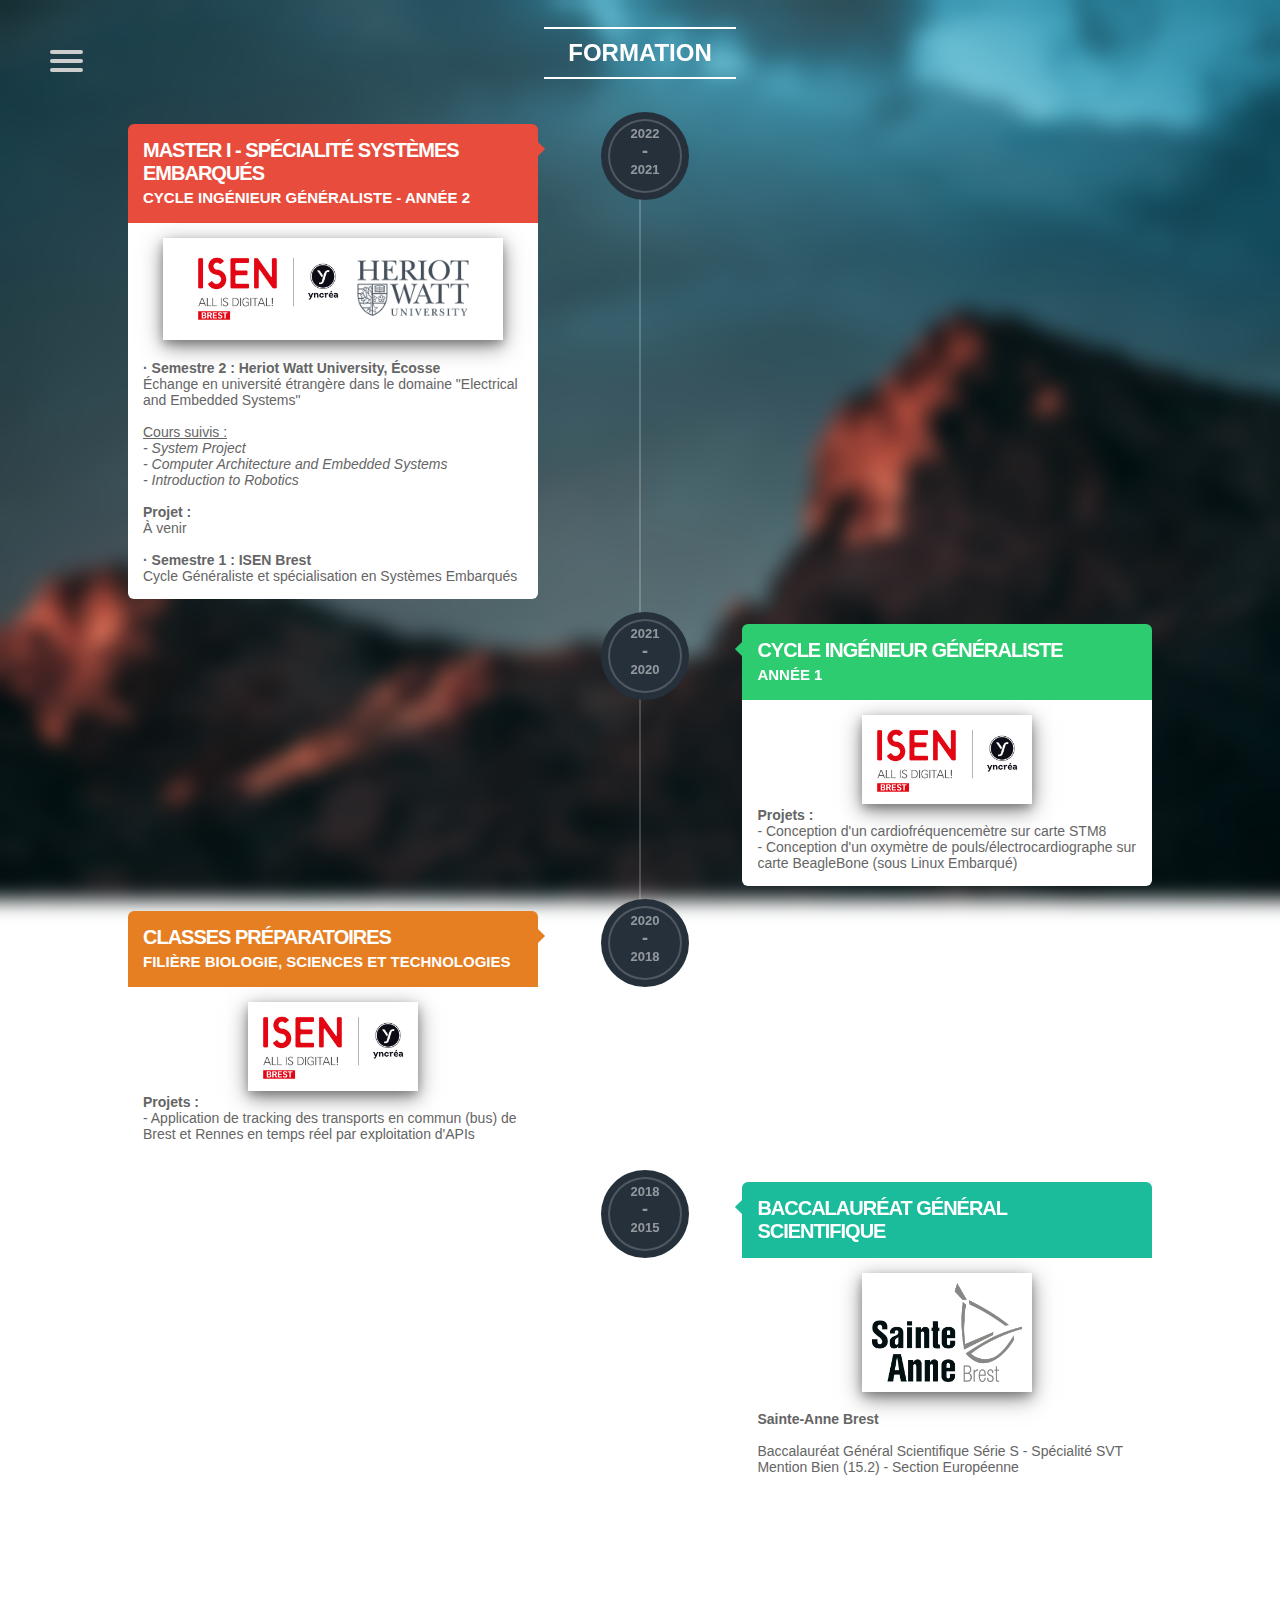
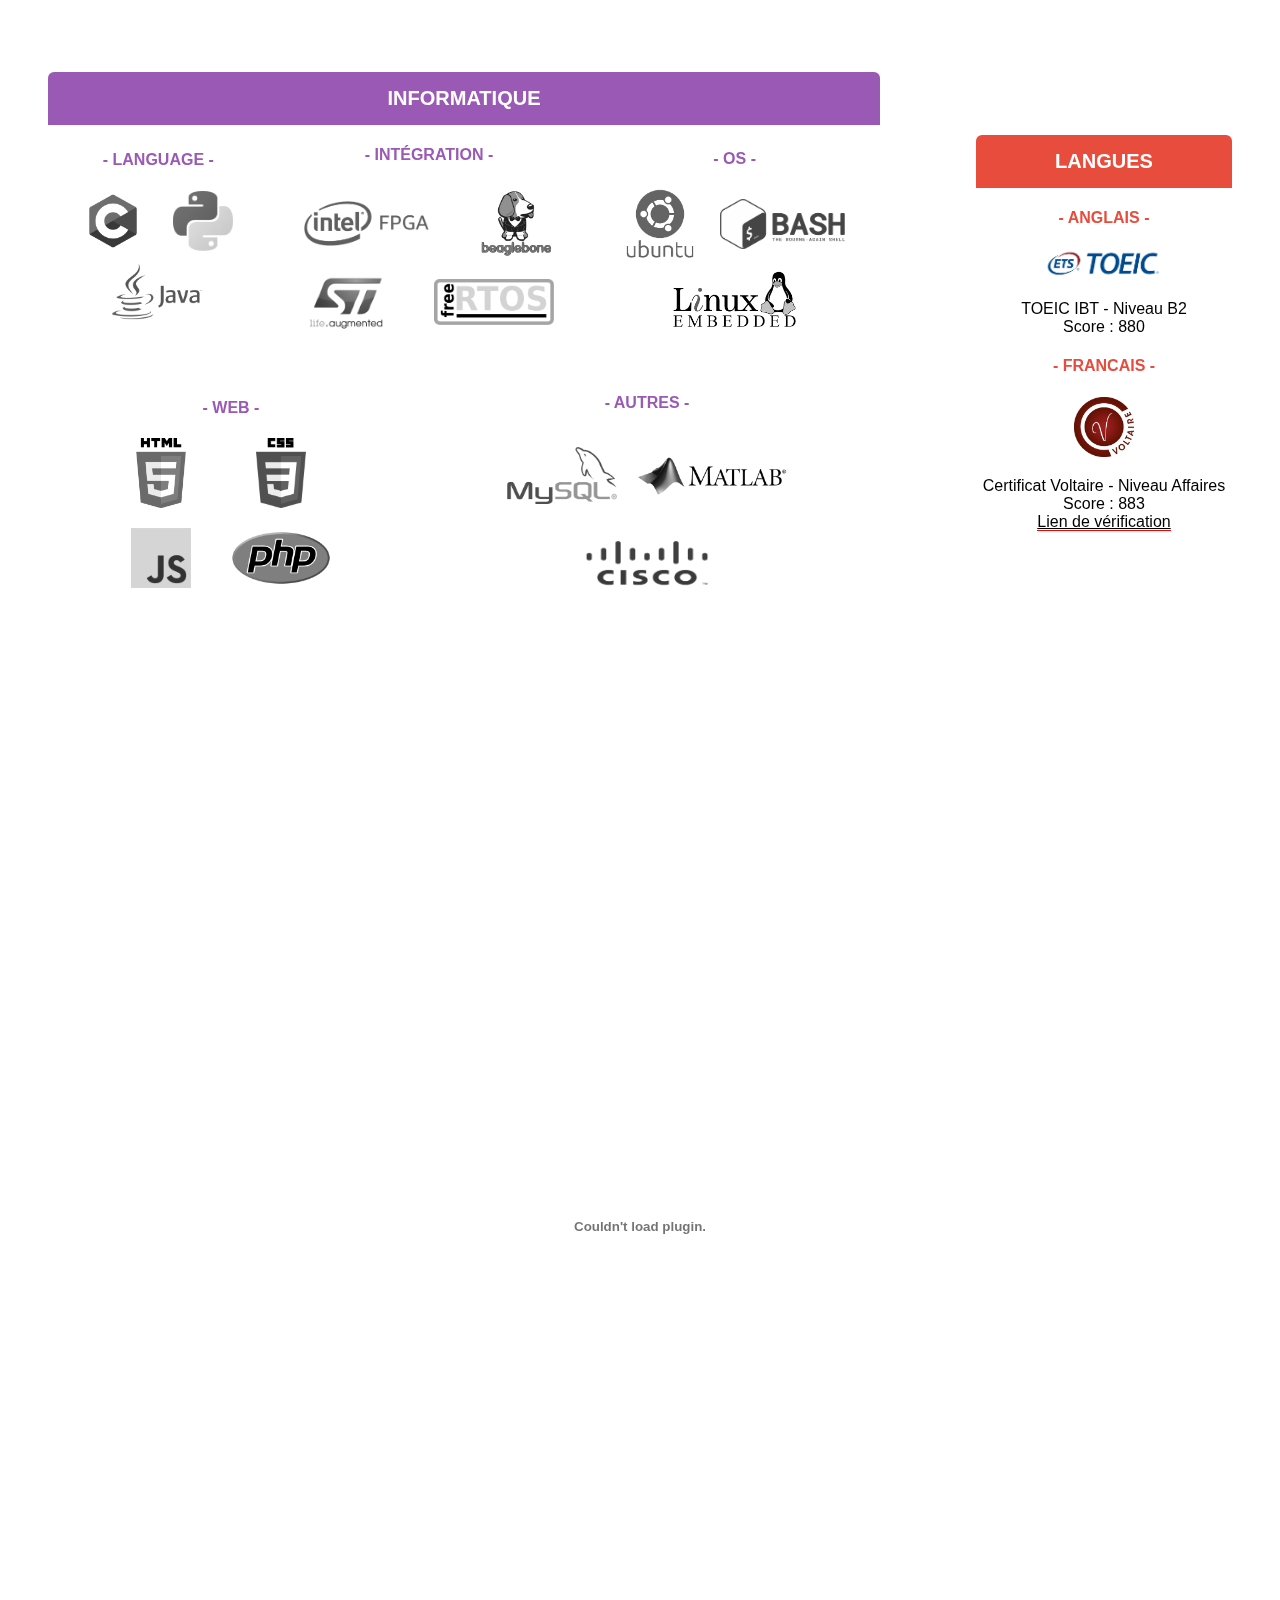
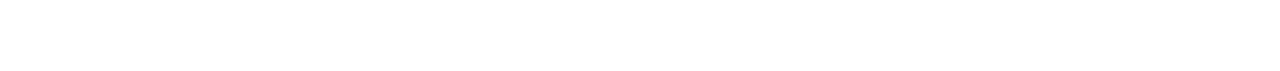
<file: cv.html>
<!DOCTYPE html>
<html lang="fr">

<head>
	  <title>Portfolio POT Martin</title>
	  <meta charset="utf-8">
    <meta name="viewport" content="width=device-width"/>
	  <link rel="stylesheet" href="css/cv.css">
    <link rel="stylesheet" href="css/nav.css">
    <link rel="stylesheet" href="css/cv-timeline.css">
    <link rel="stylesheet" href="css/cv-compétences.css">
    <script src="https://ajax.googleapis.com/ajax/libs/jquery/3.3.1/jquery.min.js"></script>
	<script src="js/index.js"></script>
</head>

<body>
    <div class="parallax">
        <div class="blurred">
            <nav role="navigation">
              <div id="menuToggle">
                <!--
                A fake / hidden checkbox is used as click reciever,
                so you can use the :checked selector on it.
                -->
                <input type="checkbox" />
                
                <span></span>
                <span></span>
                <span></span>

                <ul id="menu">
                  <a href="index.html"><li>Accueil</li></a>
                  <a href="index.html#about"><li>À propos de moi</li></a>
                  <a href="cv.html"><li>CV</li></a>
                  <a href="project.html"><li>Projets</li></a>
                  <a href="index.html#contact"><li>Contact</li></a>
                  <a href="#"><li><button>FR / EN</button></li></a>
                </ul>
              </div>
            </nav>


            <div> <!-- Debut timeline -->
                <span class="section-title-timeline"><h2>FORMATION</h2></span>
                <section id="timeline">
                  <article>
                    <div class="inner">
                      <span class="date">
                        <span class="day">2022</span>
                        <span class="month">-</span>
                        <span class="year">2021</span>
                      </span>
                      <h2>Master I - Spécialité Systèmes Embarqués<br><span class="sous-titre-timeline">CYCLE INGÉNIEUR GÉNÉRALISTE - ANNÉE 2</span></h2>
                      <p>
                        <span class="images-master-timeline">
                            <a href="https://isen-brest.fr/"><img src="img/isen.jpg" class="isen-img-master"></a>
                            <a href="https://www.hw.ac.uk/"><img src="img/HW.png" class="hw-img-master"></a>
                        </span>

                        <b>· Semestre 2 : Heriot Watt University, Écosse<br></b>
                        Échange en université étrangère dans le domaine "Electrical and Embedded Systems"
                        <br><br><u>Cours suivis :</u><br><i>- System Project</i><br><i>- Computer Architecture and Embedded Systems</i><br><i>- Introduction to Robotics</i>
                        <br><br>
                        <b>Projet :</b><br>À venir
                        <br><br>
                        <b>· Semestre 1 : ISEN Brest<br></b>
                        Cycle Généraliste et spécialisation en Systèmes Embarqués
                      </p>
                    </div>
                  </article>
                  <article>
                    <div class="inner">
                      <span class="date">
                        <span class="day">2021</span>
                        <span class="month">-</span>
                        <span class="year">2020</span>
                      </span>
                      <h2>CYCLE INGÉNIEUR GÉNÉRALISTE<br><span class="sous-titre-timeline">ANNÉE 1</span></h2>   
                      <p>

                        <span class="solo-image-timeline">
                            <a href="https://isen-brest.fr/" ><img src="img/isen.jpg" class="solo-isen"></a>
                        </span>

                        <b>Projets :<br></b>
                        - Conception d'un cardiofréquencemètre sur carte STM8<br>
                        - Conception d'un oxymètre de pouls/électrocardiographe sur carte BeagleBone (sous Linux Embarqué)
                      </p>
                    </div>
                  </article>
                  <article>
                    <div class="inner">
                      <span class="date">
                        <span class="day">2020</span>
                        <span class="month">-</span>
                        <span class="year">2018</span>
                      </span>
                      <h2>CLASSES PRÉPARATOIRES<br><span class="sous-titre-timeline">Filière Biologie, Sciences et Technologies</span></h2>  
                      <p>
                        <span class="solo-image-timeline">
                            <a href="https://isen-brest.fr/"><img src="img/isen.jpg" class="solo-isen"></a>
                        </span>
                        <b>Projets :<br></b>
                        - Application de tracking des transports en commun (bus) de Brest et Rennes en temps réel par exploitation d'APIs<br>
                        </p>
                    </div>
                  </article>
                  <article>
                    <div class="inner">
                      <span class="date">
                        <span class="day">2018</span>
                        <span class="month">-</span>
                        <span class="year">2015</span>
                      </span>
                      <h2>Baccalauréat Général Scientifique</h2>
                      <p>
                        <span class="solo-image-timeline">
                          <a href="https://isen-brest.fr/"><img src="img/sainte_anne.png" class="solo-isen"></a>
                      </span>
                      <br>
                      <b>Sainte-Anne Brest<br><br></b>Baccalauréat Général Scientifique Série S - Spécialité SVT<br>Mention Bien (15.2) - Section Européenne</p>
                    </div>
                  </article>
                </section>
            </div> <!-- Fin Timeline -->

            <div> <!-- Début Compétences -->
                <span class="section-title-timeline"><h2 style="margin: 100px auto 30px auto; width: 15%; border-top: 2px solid white; border-bottom: 2px solid white; padding: 10px 0 10px 0">COMPÉTENCES</h2></span>

                <div style="display: flex; width: 100%"><!-- Début div Compétences-->

                    <div class="it" style="width:65%; background: #fff; border-radius: 6px; margin:auto; padding-bottom: 40px;"><!-- Début IT -->

                      <div class="title" style="width:100%; justify-content: flex-start; border-radius: 6px 6px 0 0; background: #9b59b6; text-align: center; color: white; font-size: 20px; text-transform: uppercase; padding: 15px 0; font-weight: bold;">INFORMATIQUE</div>

                      <div style="width: 100%; display: flex; border-radius: 0 0 6px 6px;"><!-- Début Div Haut -->

                        <div class="langage" style="width: 150px; margin: auto; display: flex; flex-direction: column;"><!-- Début L -->
                            <div style="width: 100%; text-align: center;"><h4 style="color: #9b59b6;">- LANGUAGE -</h4></div>
                            <div style="width: 100%; display: flex; justify-content: space-between;">
                                <img src="img/coding/c.png" style="width:60px; height: 60px"><img src="img/coding/python.png" style="width:60px; height: 60px;">
                            </div>
                            <div style="width: 100%; display: flex; padding-top: 10px;">
                                <img src="img/coding/java.png" style="width:110px; margin: auto;">
                            </div>
                        </div><!-- Fin L -->

                        <div class="integrated" style="width: 250px; margin: auto;  display: flex; flex-direction: column;"><!-- Début Inté -->
                          <div style="width: 100%; text-align: center;"><h4 style="color: #9b59b6;">- INTÉGRATION -</h4></div>
                          <div style="width: 100%; display: flex; justify-content: space-between;">
                            <img src="img/coding/fpga.png" style="height: 45px; margin: auto 0"><img src="img/coding/beaglebone.png" style="width: 75px; margin: auto 0">
                          </div>
                          <div style="width: 100%; display: flex; padding-top: 10px; justify-content: space-between;">
                            <img src="img/coding/STMicroelectronics.png" style="width: 85px; margin: auto 0;"><img src="img/coding/freertos.png" style="width:120px; margin: auto 0;">
                          </div>
                        </div><!-- Fin Inté -->

                        <div class="os" style="width: 220px ; margin: auto;  display: flex; flex-direction: column;">
                          <div style="width: 100%; text-align: center;"><h4 style="color: #9b59b6;">- OS -</h4></div>
                          <div style="width: 100%; display: flex; justify-content: space-between;">
                            <img src="img/coding/ubuntu.png" style="width:70px;"><img src="img/coding/bash.png" style="width:125px; height: 50px;margin: auto 0">
                          </div>
                          <div style="width: 100%; display: flex; padding-top: 10px;">
                            <img src="img/coding/linux_embedde.png" style="width:130px; margin: auto;">
                          </div><!-- Début OS -->
                        </div> <!-- Fin OS -->
                      </div><!-- Fin div haut -->


                      <div style="width: 100%; display: flex; border-radius: 0 0 6px 6px; padding-top: 40px;"> <!-- Début div bas -->

                      <div class="langage" style="width: 200px; margin: auto; display: flex; flex-direction: column;">
                        <div style="width: 100%; text-align: center;"><h4 style="color: #9b59b6;">- WEB -</h4></div>

                        <div style="width: 100%; display: flex; justify-content: space-between;">
                          <img src="img/coding/html.png" style="height: 70px; margin: auto 5px"><img src="img/coding/css.png" style="height:70px; margin: auto 25px;">
                        </div>

                        <div style="width: 100%; display: flex; padding-top: 20px; justify-content: space-between;">
                          <img src="img/coding/javascript.png" style="width:60px; margin: auto 0;"><img src="img/coding/PHP.png" style="width:100px; margin: auto 0;">
                        </div>
                      </div> <!-- Fin WEB -->


                      <div class="os" style="width: 300px ; margin: auto;  display: flex; flex-direction: column;">
                        <div style="width: 100%; text-align: center;"><h4 style="color: #9b59b6;">- AUTRES -</h4></div>

                        <div style="width: 100%; display: flex; justify-content: space-between;">
                          <img src="img/coding/mysql.png" style="width:110px; margin: auto"><img src="img/coding/MATLAB.png" style="width:150px; margin: auto;">
                        </div>

                        <div style="width: 100%; display: flex;">
                          <img src="img/coding/cisco.png" style="width:130px; margin: auto;">
                        </div>
                      </div> <!-- Fin Autres -->
                      </div> <!-- Fin div bas -->
                    </div> <!-- Fin IT -->

                    <div class="langues" style="width:20%; background: #fff; border-radius: 6px; margin:auto; padding-bottom: 40px; text-align: center;">

                    <div class="title" style="width:100%; justify-content: flex-start; border-radius: 6px 6px 0 0; background: #e74c3c; text-align: center; color: white; font-size: 20px; text-transform: uppercase; padding: 15px 0; font-weight: bold;">LANGUES</div>

                    <div style="width: 100%; text-align: center;">
                        <h4 style="color: #e74c3c;">- ANGLAIS -</h4>
                        <div style="width: 100%; display: flex; justify-content: space-between; flex-direction: column;">
                            <img src="img/lang/TOEIC.png" style="width: 120px; margin: auto;">
                            <span style="padding-top: 20px">TOEIC IBT - Niveau B2<br>Score : 880 <br>
                        </div>
                    </div><!-- Fin EN -->

                    <div style="width: 100%; text-align: center;">
                        <h4 style="color: #e74c3c;">- FRANCAIS -</h4>
                        <div style="width: 100%; display: flex; justify-content: space-between; flex-direction: column;">
                          <img src="img/lang/Voltaire.png" style="width:60px; height: 60px; margin: auto;">
                           <span style="padding-top: 20px">Certificat Voltaire - Niveau Affaires<br>Score : 883<br><a href="https://mon.certificat-voltaire.fr/verification-certificat?code=E9LLCC" style="color: black; border-bottom: 1px solid red; padding-bottom: 0px; text-transform: none;">Lien de vérification</a></span>
                        </div>
                    </div> <!-- Fin FR -->
                    </div> <!-- Fin Langues -->
                </div> <!-- Fin Div Compétences -->
            </div> <!-- Fin Compétences -->

            <div class="cv">
              <span class="section-title-timeline"><h4>MON CV</h4></span>
              <div style="width:560px; display: inline-flex; padding-bottom: 50px; margin-top: 20px;">
                  
                  <embed src="img/cv_POTMartin.pdf#toolbar=0&navpanes=0" type="application/pdf" width="100%" height="790px" />

                    <!-- <div class="wrapper" style="padding-top: 260px; width: 30%; padding-left: 20%;">
                        <div class="icon download">
                            <div class="tooltip">Télécharger</div>
                                <span><img src="img/dl.png" alt="Download" class="imgDownload"></i></span>
                        </div>

                        <div class="icon share">
                            <div class="tooltip">Partager</div>
                                <span><img src="img/share.png" alt="Download" class="imgShare"></i></span>
                        </div>
                    </div>
                </div> -->
            </div> <!-- Fin class cv -->

        </div> <!-- Blurred -->
    </div> <!-- Parllax -->
</body>
</file>
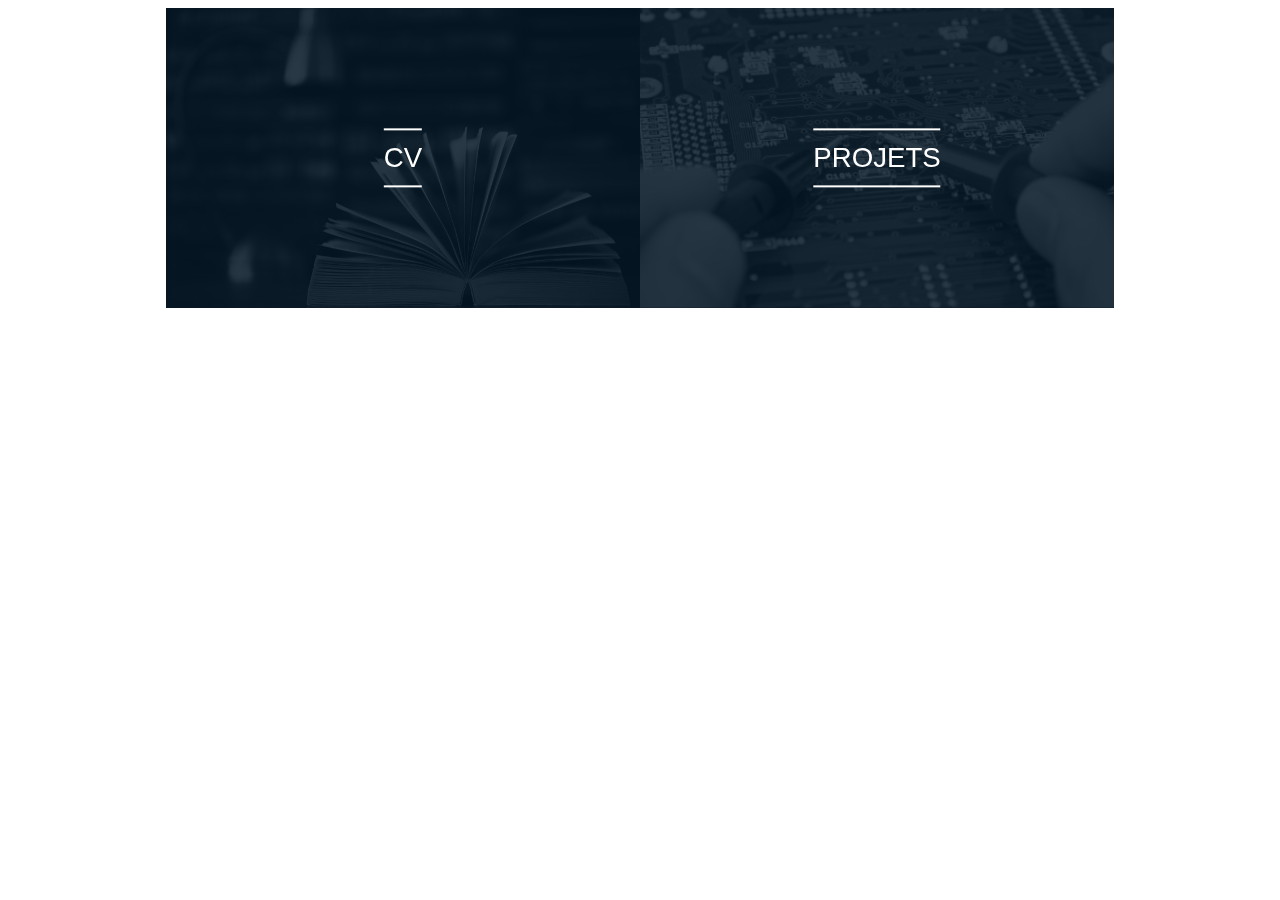
<file: project.html>
<!DOCTYPE html>
<html lang="fr">

<head>
	<title>Portfolio POT Martin</title>
	<meta charset="utf-8">
	<link rel="stylesheet" href="css/project.css">
    <script src="https://ajax.googleapis.com/ajax/libs/jquery/3.3.1/jquery.min.js"></script>
	<script src="js/index.js"></script>
</head>

<body>
<section id="timeline">
 
  <div class="tl-item">
    
    <div class="tl-bg" style="background-image: url(img/book.jpg)"></div>
    
    <div class="tl-title">
      <p class="f2 heading--sanSerif">CV</p>
    </div>

    <div class="tl-content">
      <h1>Mon Curriculum Vitae</h1>
      <p>Cliquez pour le découvrir</p>
    </div>

  </div>

  <div class="tl-item">
    
    <div class="tl-bg" style="background-image: url(img/electrical.jpg)"></div>
    
    <div class="tl-title">
      <p class="f2 heading--sanSerif">Projets</p>
    </div>

    <div class="tl-content">
      <h1>Mes différents projets</h1>
      <p>Cliquez pour en savoir plus</p>
    </div>

  </div>

</section>





<!-- <section id="timeline">
  <article>
    <div class="inner">
      <span class="date">
        <span class="day">30<sup>th</sup></span>
        <span class="month">Jan</span>
        <span class="title">2014</span>
      </span>
      <h2>The Title</h2>
      <p>Lorem ipsum dolor sit amet, consectetur adipiscing elit. Aenean quis rutrum nunc, eget dictum massa. Nam faucibus felis nec augue adipiscing, eget commodo libero mattis.</p>
    </div>
  </article>
  <article>
    <div class="inner">
      <span class="date">
        <span class="day">26<sup>th</sup></span>
        <span class="month">Jan</span>
        <span class="title">2014</span>
      </span>
      <h2>The Title</h2>
      <p>Lorem ipsum dolor sit amet, consectetur adipiscing elit. Aenean quis rutrum nunc, eget dictum massa. Nam faucibus felis nec augue adipiscing, eget commodo libero mattis.</p>
    </div>
  </article>
  <article>
    <div class="inner">
      <span class="date">
        <span class="day">26<sup>th</sup></span>
        <span class="month">Jan</span>
        <span class="title">2014</span>
      </span>
      <h2>The Title</h2>
      <p>Lorem ipsum dolor sit amet, consectetur adipiscing elit. Aenean quis rutrum nunc, eget dictum massa. Nam faucibus felis nec augue adipiscing, eget commodo libero mattis.</p>
    </div>
  </article>
  <article>
    <div class="inner">
      <span class="date">
        <span class="day">26<sup>th</sup></span>
        <span class="month">Jan</span>
        <span class="title">2014</span>
      </span>
      <h2>The Title</h2>
      <p>Lorem ipsum dolor sit amet, consectetur adipiscing elit. Aenean quis rutrum nunc, eget dictum massa. Nam faucibus felis nec augue adipiscing, eget commodo libero mattis.</p>
    </div>
  </article>
  <article>
    <div class="inner">
      <span class="date">
        <span class="day">26<sup>th</sup></span>
        <span class="month">Jan</span>
        <span class="title">2014</span>
      </span>
      <h2>The Title</h2>
      <p>Lorem ipsum dolor sit amet, consectetur adipiscing elit. Aenean quis rutrum nunc, eget dictum massa. Nam faucibus felis nec augue adipiscing, eget commodo libero mattis.</p>
    </div>
  </article>
</section>
 -->




	<!-- <div class="container">
    <h1 class="project-name">RESPONSIVE TIMELINE</h1>
		<div id="timeline">
			<div class="timeline-item">
				<div class="timeline-icon">
					
				</div>
				<div class="timeline-content right">
					<h2>LOREM IPSUM DOLOR</h2>
					<p>
						Lorem ipsum dolor sit amet, consectetur adipisicing elit. 
						Atque, facilis quo maiores magnam modi ab libero praesentium blanditiis.
					</p>
					<a href="#" class="btn">button</a>
				</div>
			</div>

			<div class="timeline-item">
				<div class="timeline-icon">
					

				</div>
				<div class="timeline-content right">
					<h2>LOREM IPSUM DOLOR</h2>
					<p>
						Lorem ipsum dolor sit amet, consectetur adipisicing elit. Atque, facilis quo. Maiores magnam modi ab libero praesentium blanditiis consequatur aspernatur accusantium maxime molestiae sunt ipsa.
					</p>
					<a href="#" class="btn">button</a>
				</div>
			</div>

			<div class="timeline-item">
				<div class="timeline-icon">


				</div>
				<div class="timeline-content right">
					<h2>LOREM IPSUM DOLOR</h2>
					<p>
						Lorem ipsum dolor sit amet, consectetur adipisicing elit. Atque, facilis quo. Maiores magnam modi ab libero praesentium blanditiis consequatur aspernatur accusantium maxime molestiae sunt ipsa.
					</p>
					<a href="#" class="btn">button</a>
				</div>
			</div>
		</div>
	</div>
</body> -->
</file>
<file: css/cv.css>
html, body{
	margin: 0;
	padding: 0;
	font-family: 'Lato', sans-serif;
}


@import url("https://fonts.googleapis.com/css2?family=Poppins&display=swap");




.parallax {
  /* The image used */
  /*background-image: url("https://source.unsplash.com/1920x1080/?nature");*/
  background-image: url("../img/background2.jpg");

  /* Set a specific height */
  min-height: 2000px;

  /* Create the parallax scrolling effect */
  background-attachment: fixed;
  background-position: center;
  background-repeat: no-repeat;
  background-size: cover;
}

.blurred{
	height: 100%;  
	width: 100%;
	backdrop-filter: blur(10px);
}

.cv{
	padding-top: 10%;
  padding-left: 10%;
  padding-right: 10%;
	color: white;
	font-size: 22px;
  text-align: center;
}

/*@-webkit-keyframes arrowInOut {
	0%,100% {opacity: 0;}
	30%, 80% {opacity: 1;}
}
@keyframes arrowInOut {
	 0%,100% {opacity: 0;}
	 30%, 80% {opacity: 1;}
 }*/


.wrapper {
  display: inline-flex;
  font-family: "Poppins", sans-serif;
}

.wrapper .icon {
  position: relative;
  background-color: #ffffff;
  border-radius: 50%;
  padding: 15px;
  margin: 10px;
  width: 40px;
  height: 40px;
  font-size: 18px;
  display: flex;
  justify-content: center;
  align-items: center;
  flex-direction: column;
  box-shadow: 0 10px 10px rgba(0, 0, 0, 0.1);
  cursor: pointer;
  transition: all 0.2s cubic-bezier(0.68, -0.55, 0.265, 1.55);
}

.wrapper .tooltip {
  position: absolute;
  top: 0;
  font-size: 14px;
  background-color: #ffffff;
  color: #ffffff;
  padding: 8px 20px;
  border-radius: 5px;
  box-shadow: 0 10px 10px rgba(0, 0, 0, 0.1);
  opacity: 0;
  pointer-events: none;
  transition: all 0.3s cubic-bezier(0.68, -0.55, 0.265, 1.55);
}

.wrapper .tooltip::before {
  position: absolute;
  content: "";
  height: 8px;
  width: 8px;
  background-color: #ffffff;
  bottom: -3px;
  left: 50%;
  transform: translate(-50%) rotate(45deg);
  transition: all 0.3s cubic-bezier(0.68, -0.55, 0.265, 1.55);
}

.wrapper .icon:hover .tooltip {
  top: -45px;
  opacity: 1;
  visibility: visible;
  pointer-events: auto;
}

.wrapper .icon:hover span,
.wrapper .icon:hover .tooltip {
  text-shadow: 0px -1px 0px rgba(0, 0, 0, 0.1);
}

.wrapper .download:hover,
.wrapper .download:hover .tooltip,
.wrapper .download:hover .tooltip::before {
  background-color: #de463b;
  color: #ffffff;
}

.wrapper .share:hover,
.wrapper .share:hover .tooltip,
.wrapper .share:hover .tooltip::before {
  background-color: CornflowerBlue;
  color: #ffffff;
}

.imgDownload{
  padding-top:  10px;
  height: 75px;
  width: 75px;
}

.imgShare{
  padding-top: 6px;
  padding-right: 7px;
  height: 50px;
  width: 50px;
}

.imgDownload:hover,
.imgShare:hover{
  filter: invert(100%);
}




.it{
  width:80%; 
  background: #fff;
  border-radius: 6px; 
  margin:auto;
}

.it img{
  filter:  grayscale(100%);

  transition:  transform 0.5s ease;
  -webkit-transition:  transform 0.5s ease;
  -moz-transition:  transform 0.5s ease;
  -ms-transition:  transform 0.5s ease;
}

.it img:hover{
  filter:  grayscale(0%);
  transform:  scale(1.10);
  -moz-transform:  scale(1.10);
  -ms-transform:  scale(1.10);
  -webkit-transform:  scale(1.10);
}
</file>
<file: css/nav.css>
nav {
  position: -webkit-sticky;
  position: sticky;
  top: 0;
  text-transform: uppercase;
  z-index: 1;
}

#menuToggle
{
  display: block;
  position: relative;

  padding-left: 50px;
  top: 50px;
  z-index: 1;
  
  -webkit-user-select: none;
  user-select: none;
}

#menuToggle a
{
  text-decoration: none;
  color: #232323;
  
  transition: color 0.3s ease;
}

#menuToggle a:hover
{
  text-decoration: underline;
}


#menuToggle input
{
  display: block;
  width: 40px;
  height: 32px;
  position: absolute;
  top: -7px;
  left: -5px;
  
  cursor: pointer;
  margin-left:50px;
  
  opacity: 0; /* hide this */
  z-index: 2; /* and place it over the hamburger */
  
  -webkit-touch-callout: none;
}

/*
 * Just a quick hamburger
 */
#menuToggle span
{
  display: block;
  width: 33px;
  height: 4px;
  margin-bottom: 5px;
  position: relative;
  
  background: #cdcdcd;
  border-radius: 3px;
  
  z-index: 1;
  
  transform-origin: 4px 0px;
  
  transition: transform 0.5s cubic-bezier(0.77,0.2,0.05,1.0),
              background 0.5s cubic-bezier(0.77,0.2,0.05,1.0),
              opacity 0.55s ease;
}

#menuToggle span:first-child
{
  transform-origin: 0% 0%;
}

#menuToggle span:nth-last-child(2)
{
  transform-origin: 0% 100%;
}

/* 
 * Transform all the slices of hamburger
 * into a crossmark.
 */
#menuToggle input:checked ~ span
{
  opacity: 1;
  transform: rotate(45deg) translate(-2px, -1px);
  background: #232323;
}

/*
 * But let's hide the middle one.
 */
#menuToggle input:checked ~ span:nth-last-child(3)
{
  opacity: 0;
  transform: rotate(0deg) scale(0.2, 0.2);
}

/*
 * Ohyeah and the last one should go the other direction
 */
#menuToggle input:checked ~ span:nth-last-child(2)
{
  transform: rotate(-45deg) translate(0, -1px);
}

/*
 * Make this absolute positioned
 * at the top left of the screen
 */
#menu
{
  position: absolute;
  width: 250px;
  margin: -100px 0 0 -50px;
  padding: 50px;
  padding-top: 125px;
  
  background: #ededed;
  list-style-type: none;
  -webkit-font-smoothing: antialiased;
  /* to stop flickering of text in safari */
  
  transform-origin: 0% 0%;
  transform: translate(-100%, 0);
  
  transition: transform 0.5s cubic-bezier(0.77,0.2,0.05,1.0);
}

#menu li
{
  padding: 20px 0;
  font-size: 22px;
}

/*
 * And let's slide it in from the left
 */
#menuToggle input:checked ~ ul
{
  transform: none;
}
</file>
<file: css/cv-timeline.css>
.section-title-timeline{
  width: 100%;
  text-align:  center;
  color: white;
}

.section-title-timeline h2{
    width: 15%; 
    margin: auto;

    border-top: 2px solid white;
    border-bottom: 2px solid white;
    padding: 10px 0 10px 0;
}

.section-title-timeline h4{
  width: 15%; 
  margin: auto;

  border-top: 2px solid white;
  border-bottom: 2px solid white;
  padding: 10px 0 10px 0;
}

.sous-titre-timeline{
    font-size: 15px;
    letter-spacing: 0px;
}


.images-master-timeline{
  display: flex;
  justify-content: space-between;
  margin: 0 20px 20px 20px;
  box-shadow: 0 4px 8px 0 rgba(0, 0, 0, 0.2), 0 6px 20px 0 rgba(0, 0, 0, 0.5);
}

.images-master-timeline .isen-img-master{
  width: 150px;
  padding: 15px 0 15px 30px;
  margin: auto;
}

.images-master-timeline .hw-img-master{
  width: 120px; 
  padding: 20px 30px 15px 0;
  margin: auto;
}


.solo-image-timeline{
  display: flex;
  width: 100%;
  justify-content: center;
}

.solo-image-timeline .solo-isen{
  width: 150px;
  box-shadow: 0 4px 8px 0 rgba(0, 0, 0, 0.2), 0 6px 20px 0 rgba(0, 0, 0, 0.5);
  padding: 10px;
}



/*@MEDIA*/

@media screen and (max-width:  1300px){
  .images-master{
    flex-direction: column;
    align-items: center;
  }
}

@media screen and (max-width:  750px){
  .images-master{
    display: none;
  }

}





section#timeline {
  width: 80%;
  margin: 40px auto;
  position: relative;
  z-index: -1;
}
section#timeline:before {
  content: '';
  display: block;
  position: absolute;
  left: 50%;
  top: 0;
  margin: 0 0 0 -1px;
  width: 2px;
  height: 100%;
  background: rgba(255,255,255,0.2);
}
section#timeline article {
  width: 100%;
  margin: 0 0 20px 0;
  position: relative;
}
section#timeline article:after {
  content: '';
  display: block;
  clear: both;
}
section#timeline article div.inner {
  width: 40%;
  float: left;
  margin: 5px 0 0 0;
  border-radius: 6px;
}
section#timeline article div.inner span.date {
  display: block;
  width: 70px;
  height: 60px;
  padding: 5px 0;
  position: absolute;
  top: 0;
  left: 50%;
  margin: 0 0 0 -32px;
  border-radius: 100%;
  font-size: 12px;
  font-weight: 900;
  text-transform: uppercase;
  background: #25303B;
  color: rgba(255,255,255,0.5);
  border: 2px solid rgba(255,255,255,0.2);
  box-shadow: 0 0 0 7px #25303B;
}
section#timeline article div.inner span.date span {
  display: block;
  text-align: center;
}
section#timeline article div.inner span.date span.day {
  font-size: 13px;
}
section#timeline article div.inner span.date span.month {
  font-size: 18px;
}
section#timeline article div.inner span.date span.year {
  font-size: 13px;
}
section#timeline article div.inner h2 {
  padding: 15px;
  margin: 0;
  color: #fff;
  font-size: 20px;
  text-transform: uppercase;
  letter-spacing: -1px;
  border-radius: 6px 6px 0 0;
  position: relative;
}
section#timeline article div.inner h2:after {
  content: '';
  position: absolute;
  top: 20px;
  right: -5px;
  width: 10px; 
  height: 10px;
  -webkit-transform: rotate(-45deg);
}
section#timeline article div.inner p {
  padding: 15px;
  margin: 0;
  font-size: 14px;
  background: #fff;
  color: #656565;
  border-radius: 0 0 6px 6px;
}
section#timeline article:nth-child(2n+2) div.inner {
  float: right;
}
section#timeline article:nth-child(2n+2) div.inner h2:after {
  left: -5px;
}
section#timeline article:nth-child(1) div.inner h2 {
  background: #e74c3c;
}
section#timeline article:nth-child(1) div.inner h2:after {
  background: #e74c3c;
}
section#timeline article:nth-child(2) div.inner h2 {
  background: #2ecc71;
  /*background: #e74c3c;*/
}
section#timeline article:nth-child(2) div.inner h2:after {
  background: #2ecc71;
  /*background: #e74c3c;*/
}
section#timeline article:nth-child(3) div.inner h2 {
  background: #e67e22;
  /*background: #e74c3c;*/
}
section#timeline article:nth-child(3) div.inner h2:after {
  background: #e67e22;
  /*background: #e74c3c;*/
}
section#timeline article:nth-child(4) div.inner h2 {
  background: #1abc9c;
}
section#timeline article:nth-child(4) div.inner h2:after {
  background: #1abc9c;
}
section#timeline article:nth-child(5) div.inner h2 {
  background: #9b59b6;
}
section#timeline article:nth-child(5) div.inner h2:after {
  background: #9b59b6;
}
</file>
<file: css/cv-compétences.css>
section#competences {
  width: 80%;
  margin: 20px auto;
  position: relative;
  z-index: -1;
}

section#competences article {
  width: 100%;
  margin: 0 0 20px 0;
  position: relative;
}
section#competences article:after {
  content: '';
  display: block;
  clear: both;
}
section#competences article div.inner {
  width: 60%;
  float: left;
  margin: 5px 0 0 0;
  border-radius: 6px;
  text-align: center;
}

section#competences article div.inner h2 {
  padding: 15px;
  margin: 0;
  color: #fff;
  font-size: 20px;
  text-transform: uppercase;
  letter-spacing: -1px;
  border-radius: 6px 6px 0 0;
  position: relative;
}

section#competences article div.inner p {
  padding: 15px;
  margin: 0;
  font-size: 14px;
  background: #fff;
  color: #656565;
  border-radius: 0 0 6px 6px;
}

section#competences article:nth-child(2n+2) div.inner {
  float: right;
}
section#competences article:nth-child(2n+2) div.inner h2:after {
  left: -5px;
}
section#competences article:nth-child(1) div.inner h2 {
  /*background: #e74c3c;*/
  background: #9b59b6;
}
section#competences article:nth-child(1) div.inner h2:after {
 /* background: #e74c3c;*/
  background: #9b59b6;
}
section#competences article:nth-child(2) div.inner h2 {
  background: #2ecc71;
  /*background: #e74c3c;*/
}
section#competences article:nth-child(2) div.inner h2:after {
  background: #2ecc71;
  /*background: #e74c3c;*/
}
section#competences article:nth-child(3) div.inner h2 {
  background: #e67e22;
  /*background: #e74c3c;*/
}
section#competences article:nth-child(3) div.inner h2:after {
  background: #e67e22;
  /*background: #e74c3c;*/
}
section#competences article:nth-child(4) div.inner h2 {
  background: #1abc9c;
}
section#competences article:nth-child(4) div.inner h2:after {
  background: #1abc9c;
}
section#competences article:nth-child(5) div.inner h2 {
  background: #9b59b6;
}
section#competences article:nth-child(5) div.inner h2:after {
  background: #9b59b6;
}
</file>
<file: css/project.css>
.timeline{
  width: 100%;
  padding-top: 0px;
  padding-bottom: 0px;
  border-top: 20px solid white;
  border-bottom: 20px solid white;
  background: white;
}

 @media screen and (max-width:  820px){
    #timeline{
      flex-direction: column;
     max-width: 25%;
    }

  }


#timeline {
  display: flex;
  background-color: #031625;
  width: 75%;
  margin: auto;
  z-index: -1;
}

#timeline:hover .tl-item {
  width: 40%;

}
.tl-item {
  transform: translate3d(0, 0, 0);
  position: relative;
  width: 50%;
  height: 100px;
  min-height: 300px;
  min-width: 300px;
  color: #fff;
  overflow: hidden;
  transition: width 0.5s ease;
}
.tl-item:before, .tl-item:after {
  transform: translate3d(0, 0, 0);
  content: "";
  position: absolute;
  left: 0;
  top: 0;
  width: 100%;
  height: 100%;
}
.tl-item:after {
  background: rgba(3, 22, 37, 0.85);
   
  opacity: 1;
  transition: opacity 0.5s ease;
}
.tl-item:before {
  background: linear-gradient(to bottom, rgba(0, 0, 0, 0.2) 0, black 90%);
  z-index: 1;
  opacity: 0;
  transform: translate3d(0, 0, 0) translateY(50%);
  transition: opacity 0.5s ease, transform 0.5s ease;
}
.tl-item:hover {
  width: 60% !important;
}
.tl-item:hover:after {
  opacity: 0;
}
.tl-item:hover:before {
  opacity: 1;
  transform: translate3d(0, 0, 0) translateY(0);
  transition: opacity 1s ease, transform 1s ease 0.25s;
}
.tl-item:hover .tl-content {
  opacity: 1;
  transform: translateY(0);
  transition: all 0.75s ease 0.5s;
}
.tl-item:hover .tl-bg {
  filter: grayscale(0);
}

.tl-item:hover .tl-title {
  transform: translateX(-50%) translateY(-120%);
  transition: transform 0.75s ease 0.5s;
}

.tl-content {
  transform: translate3d(0, 0, 0) translateY(25px);
  position: relative;
  z-index: 1;
  text-align: center;
  margin: 0 1.618em;
  top: 55%;
  opacity: 0;
}
.tl-content h1 {
  font-family: "Pathway Gothic One", Helvetica Neue, Helvetica, Arial, sans-serif;
  text-transform: uppercase;
  color: #1779cf;
  font-size: 1.44rem;
  font-weight: normal;
}

.tl-title {
  position: absolute;
  top: 50%;
  left: 50%;
  transform: translateX(-50%) translateY(-50%);
  z-index: 1;
  border-top: 2px solid #fff;
  border-bottom: 2px solid #fff;
  text-transform: uppercase;
}

.tl-title p {
  font-family: "Pathway Gothic One", Helvetica Neue, Helvetica, Arial, sans-serif;
  font-size: 1.728rem;
  line-height: 0;
}

.tl-bg {
  transform: translate3d(0, 0, 0);
  position: absolute;
  width: 100%;
  height: 100%;
  top: 0;
  left: 0;
  background-size: cover;
  background-position: center center;
  transition: filter 0.5s ease;
  filter: grayscale(100%);
}




/*html, body {
  margin: 0;
  padding: 0;
  font-family: Helvetica, sans-serif;
}
body {
  background: #25303B;
}
section#timeline {
  width: 80%;
  margin: 20px auto;
  position: relative;
}
section#timeline:before {
  content: '';
  display: block;
  position: absolute;
  left: 50%;
  top: 0;
  margin: 0 0 0 -1px;
  width: 2px;
  height: 100%;
  background: rgba(255,255,255,0.2);
}
section#timeline article {
  width: 100%;
  margin: 0 0 20px 0;
  position: relative;
}
section#timeline article:after {
  content: '';
  display: block;
  clear: both;
}
section#timeline article div.inner {
  width: 40%;
  float: left;
  margin: 5px 0 0 0;
  border-radius: 6px;
}
section#timeline article div.inner span.date {
  display: block;
  width: 60px;
  height: 50px;
  padding: 5px 0;
  position: absolute;
  top: 0;
  left: 50%;
  margin: 0 0 0 -32px;
  border-radius: 100%;
  font-size: 12px;
  font-weight: 900;
  text-transform: uppercase;
  background: #25303B;
  color: rgba(255,255,255,0.5);
  border: 2px solid rgba(255,255,255,0.2);
  box-shadow: 0 0 0 7px #25303B;
}
section#timeline article div.inner span.date span {
  display: block;
  text-align: center;
}
section#timeline article div.inner span.date span.day {
  font-size: 10px;
}
section#timeline article div.inner span.date span.month {
  font-size: 18px;
}
section#timeline article div.inner span.date span.title {
  font-size: 10px;
}
section#timeline article div.inner h2 {
  padding: 15px;
  margin: 0;
  color: #fff;
  font-size: 20px;
  text-transform: uppercase;
  letter-spacing: -1px;
  border-radius: 6px 6px 0 0;
  position: relative;
}
section#timeline article div.inner h2:after {
  content: '';
  position: absolute;
  top: 20px;
  right: -5px;
    width: 10px; 
    height: 10px;
  -webkit-transform: rotate(-45deg);
}
section#timeline article div.inner p {
  padding: 15px;
  margin: 0;
  font-size: 14px;
  background: #fff;
  color: #656565;
  border-radius: 0 0 6px 6px;
}
section#timeline article:nth-child(2n+2) div.inner {
  float: right;
}
section#timeline article:nth-child(2n+2) div.inner h2:after {
  left: -5px;
}
section#timeline article:nth-child(1) div.inner h2 {
  background: #e74c3c;
}
section#timeline article:nth-child(1) div.inner h2:after {
  background: #e74c3c;
}
section#timeline article:nth-child(2) div.inner h2 {
  background: #2ecc71;
}
section#timeline article:nth-child(2) div.inner h2:after {
  background: #2ecc71;
}
section#timeline article:nth-child(3) div.inner h2 {
  background: #e67e22;
}
section#timeline article:nth-child(3) div.inner h2:after {
  background: #e67e22;
}
section#timeline article:nth-child(4) div.inner h2 {
  background: #1abc9c;
}
section#timeline article:nth-child(4) div.inner h2:after {
  background: #1abc9c;
}
section#timeline article:nth-child(5) div.inner h2 {
  background: #9b59b6;
}
section#timeline article:nth-child(5) div.inner h2:after {
  background: #9b59b6;
}*/








/*
@import "https://fonts.googleapis.com/css?family=Dosis:300,400,500,600,700";
header:after, #timeline .timeline-item:after, header:before, #timeline .timeline-item:before {
  content: '';
  display: block;
  width: 100%;
  clear: both;
}
*, *:before, *:after {
  box-sizing: border-box;
  -webkit-box-sizing: border-box;
  -moz-box-sizing: border-box;
}
body, html {
  height: 100%;
}
body {
  background: #f9f9f9;
  background-size: cover;
  margin: 0;
  padding: 0;
  font-family: helvetica, arial, tahoma, verdana;
  line-height: 20px;
  font-size: 14px;
  color: #726f77;
}
img {
  max-width: 100%;
}
a {
  text-decoration: none;
}
.container {
  max-width: 1100px;
  margin: 0 auto;
}
h1, h2, h3, h4 {
  font-family: "Dosis", arial, tahoma, verdana;
  font-weight: 500;
}
.project-name {
  text-align: center;
  padding: 10px 0;
}
header {
  background: #2b2e48;
  padding: 10px;
  -webkit-box-shadow: 0 3px 3px rgba(0, 0, 0, 0.05);
  -moz-box-shadow: 0 3px 3px rgba(0, 0, 0, 0.05);
  -ms-box-shadow: 0 3px 3px rgba(0, 0, 0, 0.05);
  box-shadow: 0 3px 3px rgba(0, 0, 0, 0.05);
}
header .logo {
  color: #ee4d4d;
  float: left;
  font-family: "Dosis", arial, tahoma, verdana;
  font-size: 22px;
  font-weight: 500;
}
header .logo > span {
  color: #f7aaaa;
  font-weight: 300;
}
header .social {
  float: right;
}
header .social .btn {
  font-family: "Dosis";
  font-size: 14px;
  margin: 10px 5px;
}
#timeline {
  width: 100%;
  margin: 30px auto;
  position: relative;
  padding: 0 10px;
  -webkit-transition: all 0.4s ease;
  -moz-transition: all 0.4s ease;
  -ms-transition: all 0.4s ease;
  transition: all 0.4s ease;
}
#timeline:before {
  content: "";
  width: 3px;
  height: 100%;
  background: #ee4d4d;
  left: 50%;
  top: 0;
  position: absolute;
}
#timeline:after {
  content: "";
  clear: both;
  display: table;
  width: 100%;
}
#timeline .timeline-item {
  margin-bottom: 50px;
  position: relative;
}
#timeline .timeline-item .timeline-icon {
  background: #ee4d4d;
  width: 100px;
  height: 50px;
  position: absolute;
  top: 0;
  left: 50%;
  overflow: hidden;
  margin-left: -46px;
  -webkit-border-radius: 50%;
  -moz-border-radius: 50%;
  -ms-border-radius: 50%;
  border-radius: 15px;
}
#timeline .timeline-item .timeline-icon svg {
  position: relative;
  top: 14px;
  left: 14px;
}
#timeline .timeline-item .timeline-content {
  width: 45%;
  background: #fff;
  padding: 20px;
  -webkit-box-shadow: 0 3px 0 rgba(0, 0, 0, 0.1);
  -moz-box-shadow: 0 3px 0 rgba(0, 0, 0, 0.1);
  -ms-box-shadow: 0 3px 0 rgba(0, 0, 0, 0.1);
  box-shadow: 0 3px 0 rgba(0, 0, 0, 0.1);
  -webkit-border-radius: 5px;
  -moz-border-radius: 5px;
  -ms-border-radius: 5px;
  border-radius: 5px;
  -webkit-transition: all 0.3s ease;
  -moz-transition: all 0.3s ease;
  -ms-transition: all 0.3s ease;
  transition: all 0.3s ease;
}
#timeline .timeline-item .timeline-content h2 {
  padding: 15px;
  background: #ee4d4d;
  color: #fff;
  margin: -20px -20px 0 -20px;
  font-weight: 300;
  -webkit-border-radius: 3px 3px 0 0;
  -moz-border-radius: 3px 3px 0 0;
  -ms-border-radius: 3px 3px 0 0;
  border-radius: 3px 3px 0 0;
}
#timeline .timeline-item .timeline-content:before {
  content: '';
  position: absolute;
  left: 45%;
  top: 20px;
  width: 0;
  height: 0;
  border-top: 7px solid transparent;
  border-bottom: 7px solid transparent;
  border-left: 7px solid #ee4d4d;
}
#timeline .timeline-item .timeline-content.right {
  float: right;
}
#timeline .timeline-item .timeline-content.right:before {
  content: '';
  right: 45%;
  left: inherit;
  border-left: 0;
  border-right: 7px solid #ee4d4d;
}
.btn {
  padding: 5px 15px;
  text-decoration: none;
  background: transparent;
  border: 2px solid #f27c7c;
  color: #f27c7c;
  display: inline-block;
  position: relative;
  text-transform: uppercase;
  font-size: 12px;
  -webkit-border-radius: 5px;
  -moz-border-radius: 5px;
  -ms-border-radius: 5px;
  border-radius: 5px;
  -webkit-transition: background 0.3s ease;
  -moz-transition: background 0.3s ease;
  -ms-transition: background 0.3s ease;
  transition: background 0.3s ease;
  -webkit-box-shadow: 2px 2px 0 #f27c7c;
  -moz-box-shadow: 2px 2px 0 #f27c7c;
  -ms-box-shadow: 2px 2px 0 #f27c7c;
  box-shadow: 2px 2px 0 #f27c7c;
}
.btn:hover {
  box-shadow: none;
  top: 2px;
  left: 2px;
  -webkit-box-shadow: 2px 2px 0 transparent;
  -moz-box-shadow: 2px 2px 0 transparent;
  -ms-box-shadow: 2px 2px 0 transparent;
  box-shadow: 2px 2px 0 transparent;
}
@media screen and (max-width: 768px) {
  #timeline {
    margin: 30px;
    padding: 0px;
    width: 90%;
  }
  #timeline:before {
    left: 0;
  }
  #timeline .timeline-item .timeline-content {
    width: 90%;
    float: right;
  }
  #timeline .timeline-item .timeline-content:before, #timeline .timeline-item .timeline-content.right:before {
    left: 10%;
    margin-left: -6px;
    border-left: 0;
    border-right: 7px solid #ee4d4d;
  }
  #timeline .timeline-item .timeline-icon {
    left: 0;
  }
}
*/
</file>
